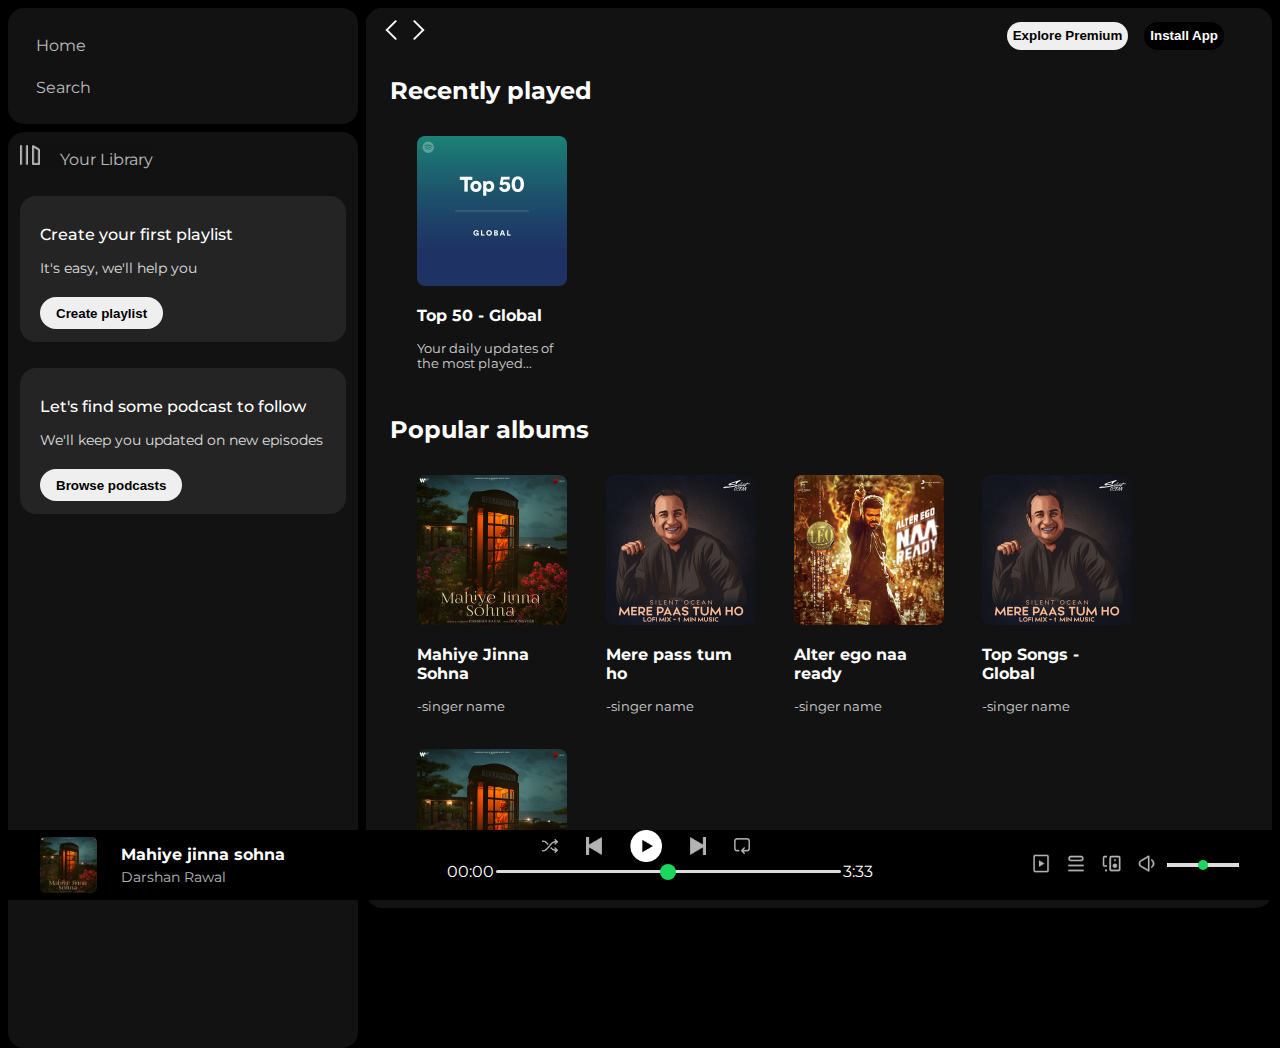
<file: Spotify Clone/spotify.html>
<!DOCTYPE html>
<html lang="en">
<head>
    <meta charset="UTF-8">
    <meta name="viewport" content="width=device-width, initial-scale=1.0">
    <link rel="stylesheet" href="spotify.css">
    <link rel="stylesheet" href="https://cdnjs.cloudflare.com/ajax/libs/font-awesome/6.5.2/css/all.min.css" integrity="sha512-SnH5WK+bZxgPHs44uWIX+LLJAJ9/2PkPKZ5QiAj6Ta86w+fsb2TkcmfRyVX3pBnMFcV7oQPJkl9QevSCWr3W6A==" crossorigin="anonymous" referrerpolicy="no-referrer" />
    <link rel="icon" href="./assets/logo.png">
    <title>Spotify- Web Player: Music for everyone</title>
    <link rel="preconnect" href="https://fonts.googleapis.com">
    <link rel="preconnect" href="https://fonts.gstatic.com" crossorigin>
    <link href="https://fonts.googleapis.com/css2?family=Montserrat:ital,wght@0,100..900;1,100..900&display=swap" rel="stylesheet">
</head>
<body>
    <div class="main">
        <div class="sidebar">
            <div class="nav">
                <div class="nav-option">
                    <i class="fa-solid fa-house"></i>
                    <a href="#">Home</a>
                </div>
                <div class="nav-option">
                    <i class="fa-solid fa-magnifying-glass"></i>
                    <a href="#">Search</a>
                </div>
            </div>
            <div class="library">
                <div class="options">
                    <div class="library-option nav-option">
                        <img src="./assets/library_icon.png" alt="lib_logo">
                        <a href="#">Your Library</a>
                    </div>
                    <div class="icons">
                        <i class="fa-solid fa-plus"></i>
                        <i class="fa-solid fa-arrow-right"></i>
                    </div>
                </div>
                <div class="boxes">
                    <div class="playlist">
                        <p class="box-p1">Create your first playlist</p>
                        <p class="box-p2">It's easy, we'll help you</p>
                        <button>Create playlist</button>
                    </div>
                    <div class="podcast">
                    <div class="playlist">
                        <p class="box-p1">Let's find some podcast to follow</p>
                        <p class="box-p2">We'll keep you updated on new episodes</p>
                        <button>Browse podcasts</button>
                    </div>
                    </div>
                </div>
            </div>
        </div>
        <div class="main-content">
            <div class="stick-nav">
                <div class="arrow">
                    <img src="./assets/backward_icon.png" alt="backward arrow">
                    <img src="./assets/forward_icon.png" alt="forward arrow" class="hide">
                </div>
                <div class="settings">
                    <button class="hide">Explore Premium</button>
                    <button class="install_app"><i class="fa-regular fa-circle-down"></i> Install App</button>
                    <i class="fa-regular fa-user"></i>
                </div>
            </div>
            <div class="cards">
                <h2>Recently played</h2>
                <div class="cards-container">
                    <div class="card">
                        <img src="./assets/card1img.jpeg" alt="">
                        <p class="card-title">Top 50 - Global</p>
                        <p class="card-info">Your daily updates of the most played...</p>
                    </div>
                </div>

                <h2>Popular albums</h2>
                <div class="cards-container">
                    <div class="card">
                        <img src="./assets/card2img.jpeg" alt="">
                        <p class="card-title">Mahiye Jinna Sohna</p>
                        <p class="card-info">-singer name</p>
                    </div>

                    <div class="card">
                        <img src="./assets/card3img.jpeg" alt="">
                        <p class="card-title">Mere pass tum ho</p>
                        <p class="card-info">-singer name</p>
                    </div>

                    <div class="card">
                        <img src="./assets/card4img.jpeg" alt="">
                        <p class="card-title">Alter ego naa ready</p>
                        <p class="card-info">-singer name</p>
                    </div>

                    <div class="card">
                        <img src="./assets/card3img.jpeg" alt="">
                        <p class="card-title">Top Songs - Global</p>
                        <p class="card-info">-singer name</p>
                    </div>

                    <div class="card">
                        <img src="./assets/card2img.jpeg" alt="">
                        <p class="card-title">Top Songs - India</p>
                        <p class="card-info">-singer name</p>
                    </div>
                </div>
                <h2>Featured chart</h2>
                <div class="cards-container">
                    <div class="card">
                        <img src="./assets/card5img.jpeg" alt="">
                        <p class="card-title">Top Songs - Global</p>
                        <p class="card-info">Your weekly updates of the most played...</p>
                    </div>
                    <div class="card">
                        <img src="./assets/card6img.jpeg" alt="">
                        <p class="card-title">Top Songs - India</p>
                        <p class="card-info">Your weekly updates of the most played...</p>
                    </div>
                    <div class="card">
                        <img src="./assets/card1img.jpeg" alt="">
                        <p class="card-title">Top 50 - Global</p>
                        <p class="card-info">Your weekly updates of the most played...</p>
                    </div>
                </div>
            </div>
            <div class="footer">
                <div class="line"></div>
            </div>

        </div>
        <div class="music-player">
            <div class="album">
                <img src="./assets/card2img.jpeg" alt="">
                <div class="song-info">
                    <div class="song-info-title">Mahiye jinna sohna</div>
                    <div class="song-info-desc">Darshan Rawal</div>
                </div>
                <i class="fa-brands fa-gratipay"></i>

            </div>
            <div class="player">
                <div class="player-controls">
                    <img src="./assets/player_icon1.png" alt="">
                    <img src="./assets/player_icon2.png" alt="">
                    <img src="./assets/player_icon3.png" alt="" style="opacity: 1; width: 2rem;">
                    <img src="./assets/player_icon4.png" alt="">
                    <img src="./assets/player_icon5.png" alt="">
                    
                </div>
                <div class="playback-bar">
                    <span class="curr_time">00:00</span>
                    <input type="range" min="0" max="100" step="1" class="progress-bar">
                    <span class="total_time">3:33</span>
                </div>
            </div>
            <div class="controls">
                <img src="./assets/buttons.png" alt="">
                <input type="range" min="0" max="100" class="vloume-progress">
            </div>
        </div>
    </div>
</body>
</html>
</file>
<file: Spotify Clone/spotify.css>
body{
    font-family: "Montserrat", sans-serif;
    margin: 0;
    background-color: black;
    color: white;
    overflow: hidden;
}
.main{
    display: flex;
    height: 100vh;
    padding: 0.5rem;
}
.sidebar{
    background-color: #000;
    width: 350px;
    border-radius: 1rem;
    margin-right: 0.5rem;
}
.main-content{
    background-color: #121212;
    flex: 1;
    border-radius: 1rem;
    overflow: auto;
}
.music-player{
    background-color: black;
    position: fixed;
    bottom: 0px;
    width: 100%;
    height: 70px;
}
.nav-option a{
    text-decoration: none;
    color:white ;
}
.nav{
    background-color: #121212;
    border-radius: 1rem;
    display: flex;
    flex-direction: column;
    justify-content: center;
    height: 100px;
    padding: 0.5rem 0.75rem;
}
.nav-option{
    line-height: 40px;
    opacity: 0.7;
}
.nav-option i{
    font-size: 1.25rem;
}
.nav-option a{
    font-size: 1rem;
    margin-left: 1rem;
}
.nav-option:hover{
    opacity: 1;
}
.library{
    background-color: #121212;
    border-radius: 1rem;
    height: 100%;
    margin-top: 0.5rem;
    padding: 0.5rem 0.75rem;
    overflow:auto;
}
.options{
    display: flex;
    justify-content: space-between;
    align-items: center;
}
.library-option a{
    text-decoration: none;
    color: white;
}
.library-option img{
    width: 1.25rem;
}
.icons{
    font-size: 1.25rem;
    display: flex;
}
.icons i{
    opacity: 0.7;
    margin-right: 1rem;
}
.icons i:hover{
    opacity: 1;
}
.playlist{
    background-color: #242424;
    padding: 0.8rem 1.25rem;
    margin: 1rem 0 1.6rem 0;
    /* line-height: 35px; */
    /* height: 6.5rem; */
    border-radius: 1rem;
    
}
.box-p1{
    font-size: 1rem;
    font-weight: 500;
}
.box-p2{
    font-size: 0.85rem;
    opacity: 0.85;
}
.playlist button{
    border-radius: 1rem;
    /* width: 2rem; */
    height: 2rem;
    border: none;
    padding: 0.25rem 1rem;
    font-weight: 700;
    margin-top: 0.5rem;
    width: fit-content;
    cursor: pointer;
}
.playlist button:hover{
    transform: scale(1.05);
}
.stick-nav{
    display: flex;
    justify-content: space-between;
    padding-right:2rem;
    position: sticky;
    top: 0;
    background-color: #121212;
    align-items: center;
    height: 3rem;
    z-index: 10;
}
.settings button{
    border-radius: 1rem;
    /* width: 2rem; */
    height: 1.8rem;
    border: none;
    /* padding: 1rem; */
    font-weight: 700;
    margin-top: 0.5rem;
    width: fit-content;
    cursor: pointer;
}
.settings button:hover{
    transform: scale(1.05);
}
.install_app{
    background-color: black;
    color: white;
}
.arrow{
    margin-left: 0.8rem;
}
.settings{
    display: flex;
    align-items: center;
    justify-content: center;
}
.settings button{
    margin-right: 1rem;
}
@media(max-width:1000px){
    .hide{
        display: none;
    }
}
.settings i{
    cursor: pointer;
}
.cards{
    padding: 0 1.5rem 0 1.5rem;
}
.card:hover{
    background-color: #242424;
    
}
.card{
    width: 150px;
    border-radius: 0.5rem;
    padding: 0.7rem;
    margin-left: 1rem;
}
.card img{
    width: 150px;
    border-radius: 0.5rem;
}
.cards-container{
    display: flex;
    flex-wrap: wrap;
}
.card-title{
    font-weight: 700;
}
.card-info{
    font-size: 0.8rem;
    opacity: 0.8;
}
.footer{
    height:300px;
    display: flex;
    justify-content: center;
    align-items: center;
}
.line{
    width: 90%;
    height: 30%;
    border-top: 1px solid white;
    opacity: 0.15;
}
.music-player{
    display:flex;
}
.album{
    width: 25%;
}
.player{
    width: 50%; 
}
.controls{
    width: 25%;
}
.player-controls img{
    width: 1rem;
    margin-right:1.75rem;
    opacity: 0.7;
}
.player-controls{
    display: flex;
    justify-content: center;
    align-items: center; 
}
.playback-bar{
    display: flex;
    justify-content: center;
    /* align-items: center; */
}
.player-controls img:hover{
    opacity: 1;
}
.progress-bar{
    width: 55%;
    appearance: none;
    background-color: transparent;
    cursor: pointer;
}
.progress-bar::-webkit-slider-runnable-track{
    background-color: #ddd;
    height: 0.2rem;
    border-radius: 100px;
}
.progress-bar::-webkit-slider-thumb{
    appearance: none;
    height: 1rem;
    width: 1rem;
    border-radius: 50%;
    background-color: #1bd760;
    margin-top: -6px;
}
.album{
    display: flex;
    margin-left: 1.5rem;
    align-items: center  ;
}
.album img{
    margin: 0.5rem;
    border-radius: 5px;
    width: 3.55rem;
}
.song-info{
    margin: 1rem;
}
.song-info-title{
    font-weight: 700;
    font-size: 1rem;
}
.song-info-desc{
    opacity: 0.7;
    font-size: 0.85rem;
    margin-top: 0.3rem;
}
.controls{
    display: flex;
    justify-content: center;
    align-items: center;
}
.controls img{
    width: 9rem;
}
.controls input{
    appearance: none;
    width: 23%;
    cursor:pointer
}
.controls input::-webkit-slider-runnable-track{
    height: 0.2rem;
    border-radius: 100px;
    background-color: #ddd;
}
.controls input::-webkit-slider-thumb{
    appearance: none;
    width: 0.65rem;
    height: 0.65rem;
    background-color: #1bd760;
    border-radius: 50%;
    margin-top: -3.5px;
}
</file>
